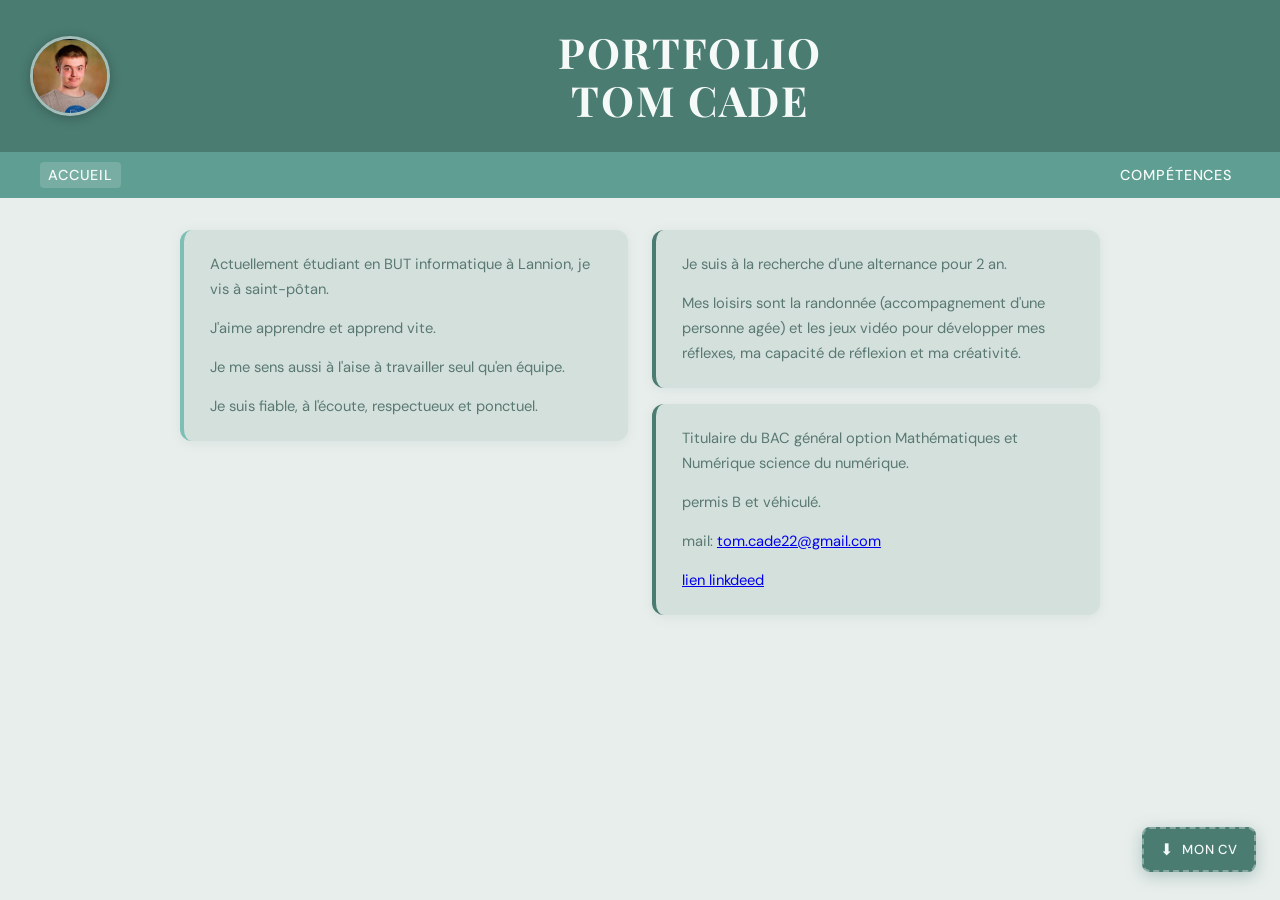
<file: index.html>
<!DOCTYPE html>
<html lang="fr">
<head>
  <meta charset="UTF-8" />
  <meta name="viewport" content="width=device-width, initial-scale=1.0"/>
  <title>Portfolio Tom Cade – Accueil</title>
  <link href="https://fonts.googleapis.com/css2?family=Playfair+Display:wght@700&family=DM+Sans:wght@300;400;500&display=swap" rel="stylesheet"/>
  <link rel="stylesheet" href="style.css"/>
</head>
<body class="page-accueil">

  <header>
    <div class="header-photo">
      <img src="tete.png" alt="Photo Tom Cade" class="photo-real"/>
    </div>
    <div class="header-title">
      <h1>PORTFOLIO<br>TOM CADE</h1>
    </div>
  </header>

  <nav>
    <a href="index.html" class="active">accueil</a>
    <a href="competences.html">compétences</a>
  </nav>

  <main>
    <div class="col-left">
      <div class="card">
        <p>Actuellement étudiant en BUT informatique à Lannion, je vis à saint-pôtan.</p>
        <p>J'aime apprendre et apprend vite.</p>
        <p>Je me sens aussi à l'aise à travailler seul qu'en équipe.</p>
        <p>Je suis fiable, à l'écoute, respectueux et ponctuel.</p>
      </div>
    </div>
    <div class="col-right">
      <div class="card">
        <p>Je suis à la recherche d'une alternance pour 2 an.</p>
        <p>Mes loisirs sont la randonnée (accompagnement d'une personne agée) et les jeux vidéo pour développer mes réflexes, ma capacité de réflexion et ma créativité.</p>
      </div>
      <div class="card">
        <p>Titulaire du BAC général option Mathématiques et Numérique science du numérique.</p>
        <p>permis B et véhiculé.</p>
        <p>mail: <a href = "mailo: tom.cade22@gmail.com">tom.cade22@gmail.com</a></p>
        <p><a href="www.linkedin.com/in/tom-cade-b745313ba">lien linkdeed</a>  </p>
      </div>
    </div>
  </main>



  <!-- ★ Remplace "CV_Tom_Cade.pdf" par le vrai nom de ton fichier CV -->
  <div class="cv-download">
    <a href="fichier_télécharger/cv_tom_cade.pdf" download title="CV TOM CADE">
      <span class="cv-icon">⬇</span> Mon CV
    </a>
  </div>

</body>
</html>
</file>
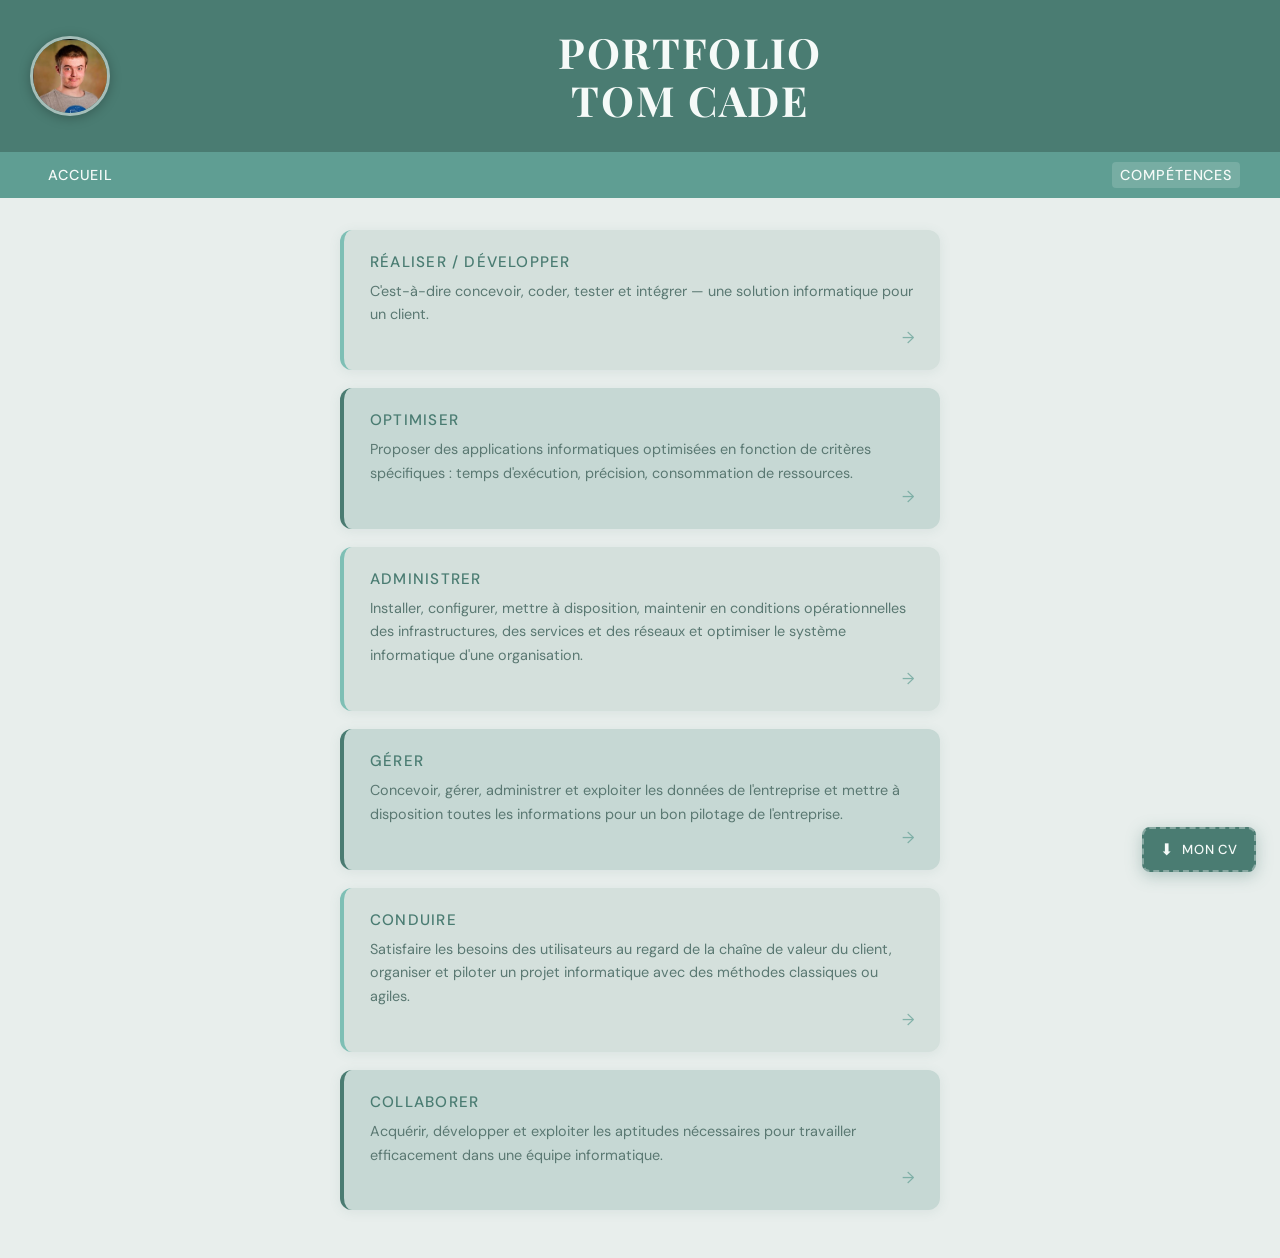
<file: competences.html>
<!DOCTYPE html>
<html lang="fr">
<head>
  <meta charset="UTF-8" />
  <meta name="viewport" content="width=device-width, initial-scale=1.0"/>
  <title>Portfolio Tom Cade – Compétences</title>
  <link href="https://fonts.googleapis.com/css2?family=Playfair+Display:wght@700&family=DM+Sans:wght@300;400;500&display=swap" rel="stylesheet"/>
  <link rel="stylesheet" href="style.css"/>
</head>
<body class="page-competences">

  <header>
    <div class="header-photo">
      <img src="tete.png" alt="Photo Tom Cade" class="photo-real"/>
    </div>
    <div class="header-title">
      <h1>PORTFOLIO<br>TOM CADE</h1>
    </div>
  </header>

  <nav>
    <a href="index.html">accueil</a>
    <a href="competences.html" class="active">compétences</a>
  </nav>

  <main>
    <a href="detail_competence_réaliser.html" class="card comp-card comp-link">
      <h2>Réaliser / Développer</h2>
      <p>C'est-à-dire concevoir, coder, tester et intégrer — une solution informatique pour un client.</p>
    </a>
    <a href="detail_competence_optimise.html" class="card comp-card comp-link">
      <h2>Optimiser</h2>
      <p>Proposer des applications informatiques optimisées en fonction de critères spécifiques : temps d'exécution, précision, consommation de ressources.</p>
    </a>
    <a href="detail_competence_administre.html" class="card comp-card comp-link">
      <h2>Administrer</h2>
      <p>Installer, configurer, mettre à disposition, maintenir en conditions opérationnelles des infrastructures, des services et des réseaux et optimiser le système informatique d'une organisation.</p>
    </a>
    <a href="detail_competence_gerer.html" class="card comp-card comp-link">
      <h2>Gérer</h2>
      <p>Concevoir, gérer, administrer et exploiter les données de l'entreprise et mettre à disposition toutes les informations pour un bon pilotage de l'entreprise.</p>
    </a>
    <a href="detail_competence_conduire.html" class="card comp-card comp-link">
      <h2>Conduire</h2>
      <p>Satisfaire les besoins des utilisateurs au regard de la chaîne de valeur du client, organiser et piloter un projet informatique avec des méthodes classiques ou agiles.</p>
    </a>
    <a href="detail_competence_collaborer.html" class="card comp-card comp-link">
      <h2>Collaborer</h2>
      <p>Acquérir, développer et exploiter les aptitudes nécessaires pour travailler efficacement dans une équipe informatique.</p>
    </a>
  </main>

  <div class="cv-download">
    <a href="fichier_télécharger/cv_tom_cade.pdf" download title="CV TOM CADE">
      <span class="cv-icon">⬇</span> Mon CV
    </a>
  </div>

  

</body>
</html>
</file>
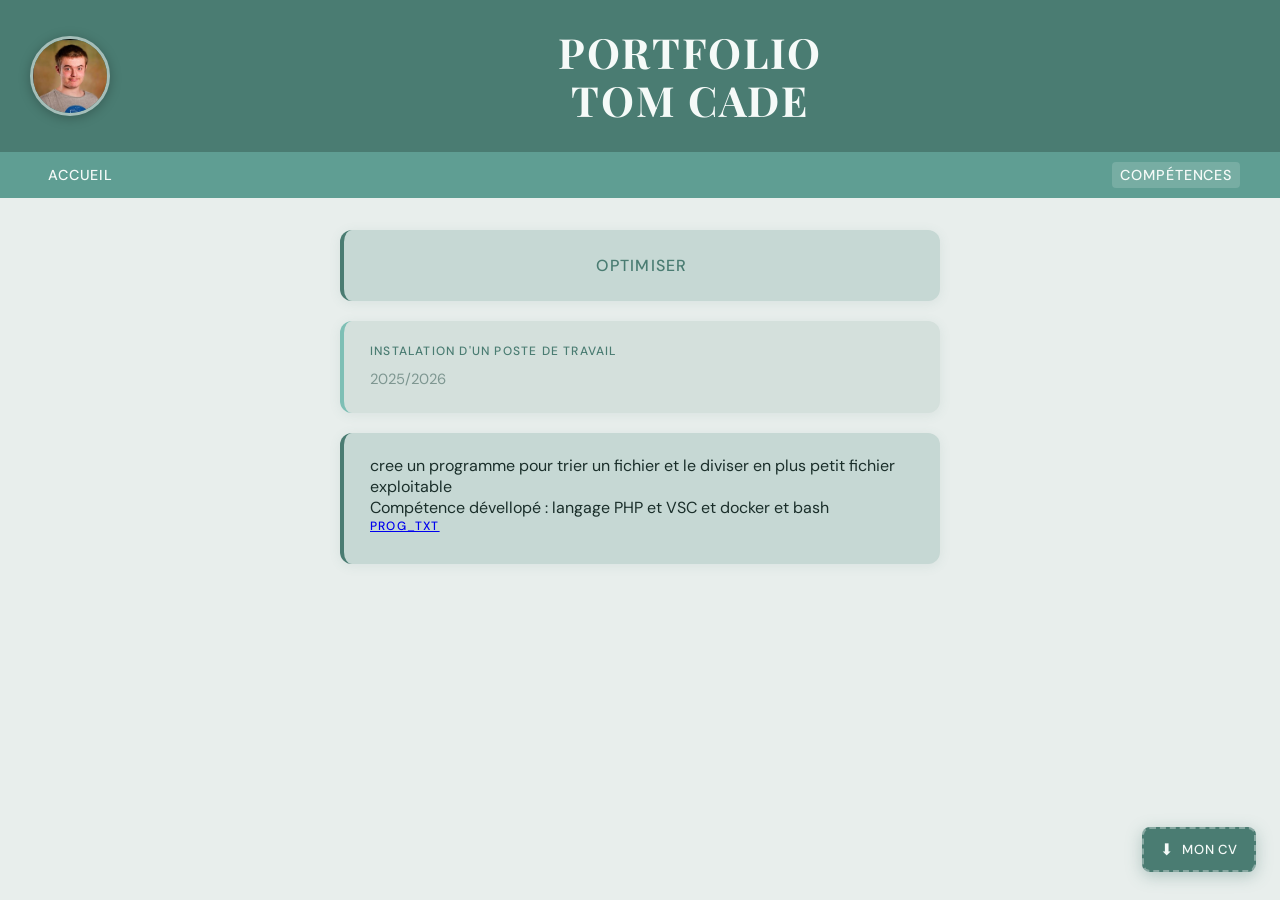
<file: detail_competence_administre.html>
<!DOCTYPE html>
<html lang="fr">
<head>
  <meta charset="UTF-8" />
  <meta name="viewport" content="width=device-width, initial-scale=1.0"/>
  <title>Portfolio Tom Cade – Détail compétence</title>
  <link href="https://fonts.googleapis.com/css2?family=Playfair+Display:wght@700&family=DM+Sans:wght@300;400;500&display=swap" rel="stylesheet"/>
  <link rel="stylesheet" href="style.css"/>
</head>
<body class="page-detail">

  <header>
    <div class="header-photo">
      <img src="tete.png" alt="Photo Tom Cade" class="photo-real"/>
    </div>
    <div class="header-title">
      <h1>PORTFOLIO<br>TOM CADE</h1>
    </div>
  </header>

  <nav>
    <a href="index.html">accueil</a>
    <a href="competences.html" class="active">compétences</a>
  </nav>

  <main>
    <div class="card card-title">
      <p>OPtimiser</p>
    </div>
    <div class="card card-project-header">
      <div class="card-label">instalation d'un poste de travail</div>
      <input type="text" placeholder="2025/2026 " />
    </div>
    <div class="card card-project-body">
      <div>cree un programme pour trier un fichier et le diviser en plus petit fichier exploitable </div>
      <div>Compétence dévellopé : langage PHP et VSC et docker et bash</div>
      <div class="card-label" ><a href="fichier_télécharger/prog_txt.txt" download>prog_txt</a></div>
    </div>
  </main>
<div class="cv-download">
    <a href="fichier_télécharger/cv_tom_cade.pdf" download title="CV TOM CADE">
      <span class="cv-icon">⬇</span> Mon CV
    </a>
  </div>

</body>
</html>
</file>
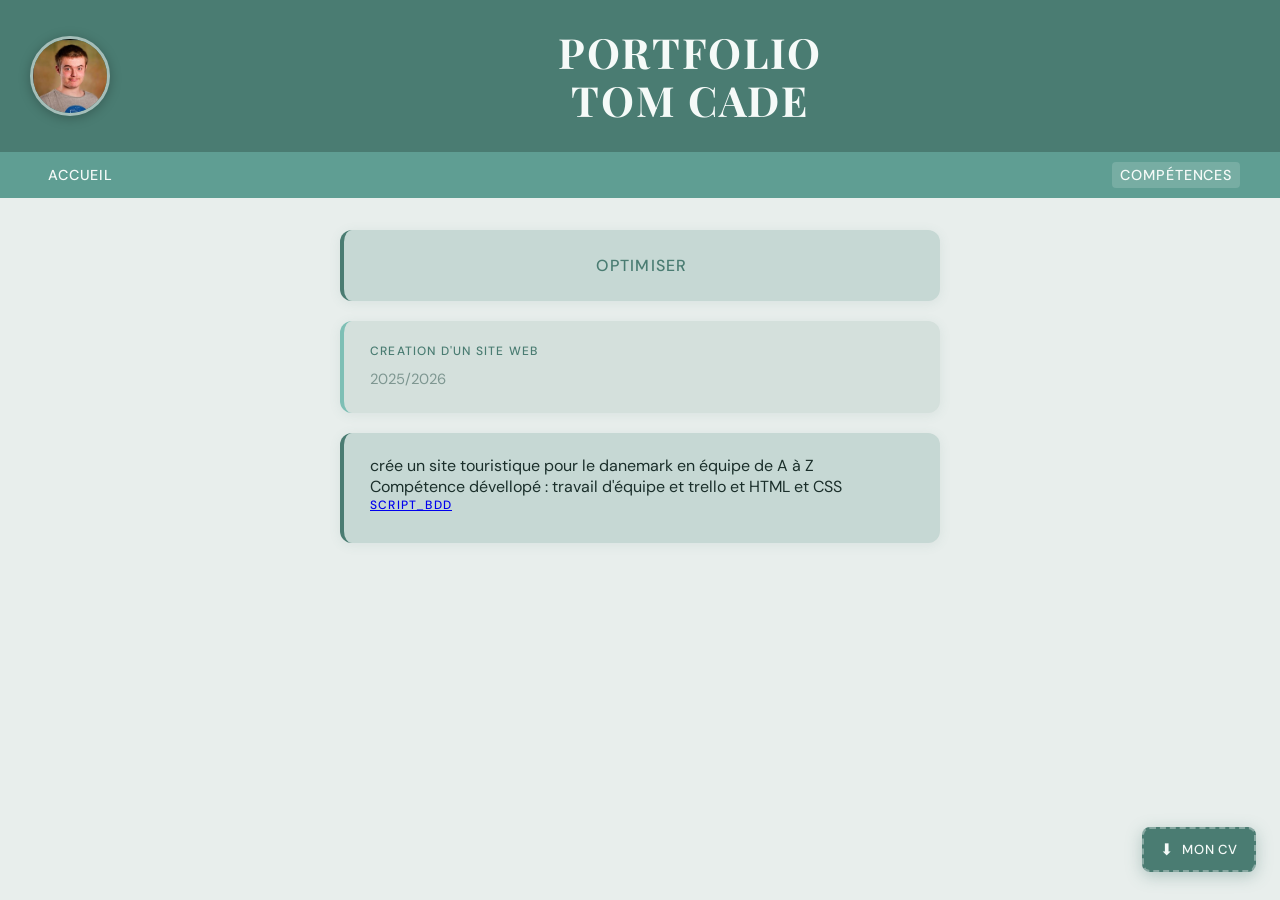
<file: detail_competence_collaborer.html>
<!DOCTYPE html>
<html lang="fr">
<head>
  <meta charset="UTF-8" />
  <meta name="viewport" content="width=device-width, initial-scale=1.0"/>
  <title>Portfolio Tom Cade – Détail compétence</title>
  <link href="https://fonts.googleapis.com/css2?family=Playfair+Display:wght@700&family=DM+Sans:wght@300;400;500&display=swap" rel="stylesheet"/>
  <link rel="stylesheet" href="style.css"/>
</head>
<body class="page-detail">

  <header>
    <div class="header-photo">
      <img src="tete.png" alt="Photo Tom Cade" class="photo-real"/>
    </div>
    <div class="header-title">
      <h1>PORTFOLIO<br>TOM CADE</h1>
    </div>
  </header>

  <nav>
    <a href="index.html">accueil</a>
    <a href="competences.html" class="active">compétences</a>
  </nav>

  <main>
    <div class="card card-title">
      <p>OPtimiser</p>
    </div>
    <div class="card card-project-header">
      <div class="card-label">Creation d'un site web</div>
      <input type="text" placeholder="2025/2026 " />
    </div>
    <div class="card card-project-body">
      <div>crée un site touristique pour le danemark en équipe de A à Z</div>
      <div>Compétence dévellopé : travail d'équipe et trello et HTML et CSS</div>
      <div class="card-label" ><a href="fichier_télécharger/site.zip" download>script_bdd</a></div>
    </div>
  </main>
<div class="cv-download">
    <a href="fichier_télécharger/cv_tom_cade.pdf" download title="CV TOM CADE">
      <span class="cv-icon">⬇</span> Mon CV
    </a>
  </div>

</body>
</html>
</file>
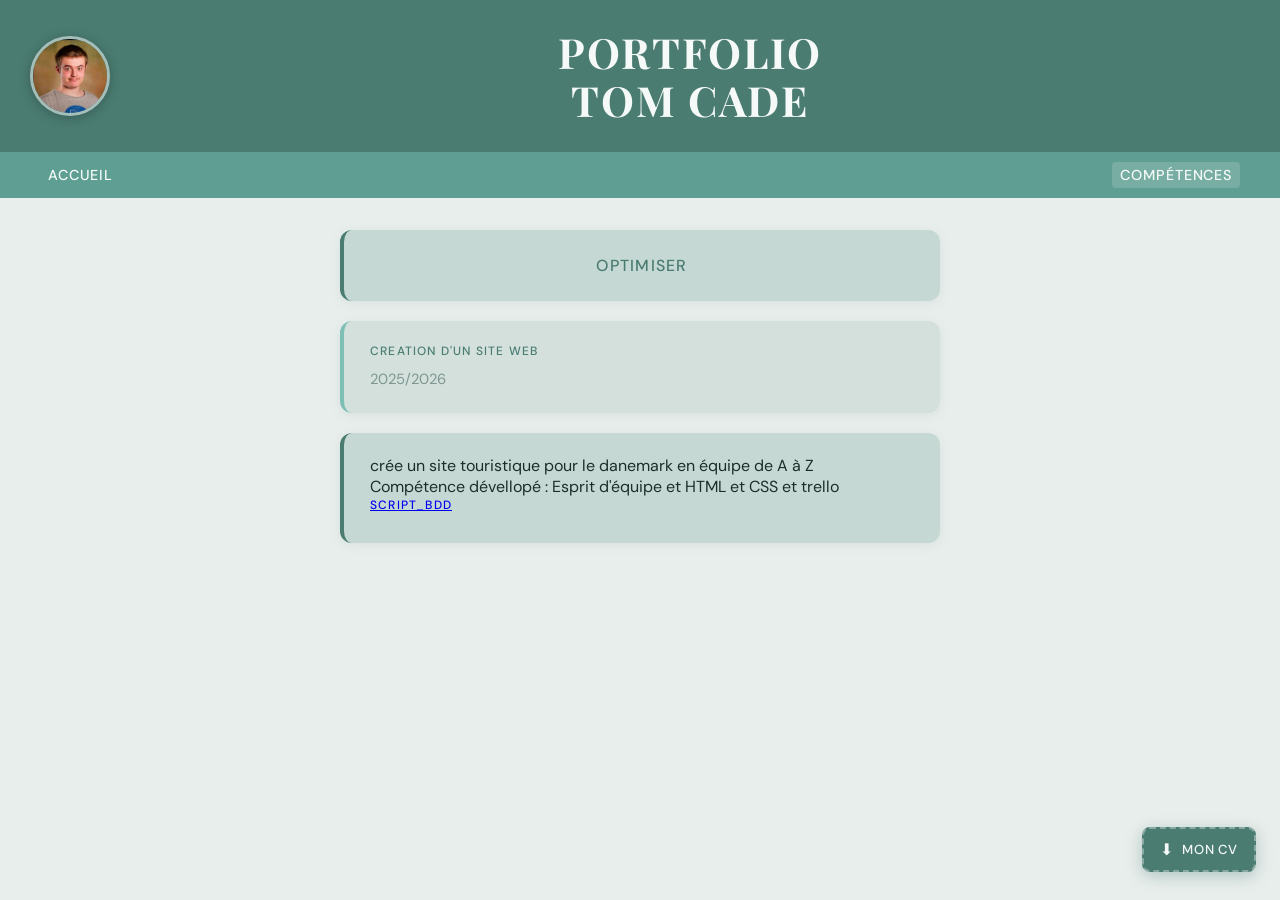
<file: detail_competence_conduire.html>
<!DOCTYPE html>
<html lang="fr">
<head>
  <meta charset="UTF-8" />
  <meta name="viewport" content="width=device-width, initial-scale=1.0"/>
  <title>Portfolio Tom Cade – Détail compétence</title>
  <link href="https://fonts.googleapis.com/css2?family=Playfair+Display:wght@700&family=DM+Sans:wght@300;400;500&display=swap" rel="stylesheet"/>
  <link rel="stylesheet" href="style.css"/>
</head>
<body class="page-detail">

  <header>
    <div class="header-photo">
      <img src="tete.png" alt="Photo Tom Cade" class="photo-real"/>
    </div>
    <div class="header-title">
      <h1>PORTFOLIO<br>TOM CADE</h1>
    </div>
  </header>

  <nav>
    <a href="index.html">accueil</a>
    <a href="competences.html" class="active">compétences</a>
  </nav>

  <main>
    <div class="card card-title">
      <p>OPtimiser</p>
    </div>
    <div class="card card-project-header">
      <div class="card-label">Creation d'un site web</div>
      <input type="text" placeholder="2025/2026 " />
    </div>
    <div class="card card-project-body">
      <div>crée un site touristique pour le danemark en équipe de A à Z</div>
      <div>Compétence dévellopé : Esprit d'équipe et HTML et CSS et trello</div>
      <div class="card-label" ><a href="fichier_télécharger/site.zip" download>script_bdd</a></div>
    </div>
  </main>
<div class="cv-download">
    <a href="fichier_télécharger/cv_tom_cade.pdf" download title="CV TOM CADE">
      <span class="cv-icon">⬇</span> Mon CV
    </a>
  </div>

</body>
</html>
</file>
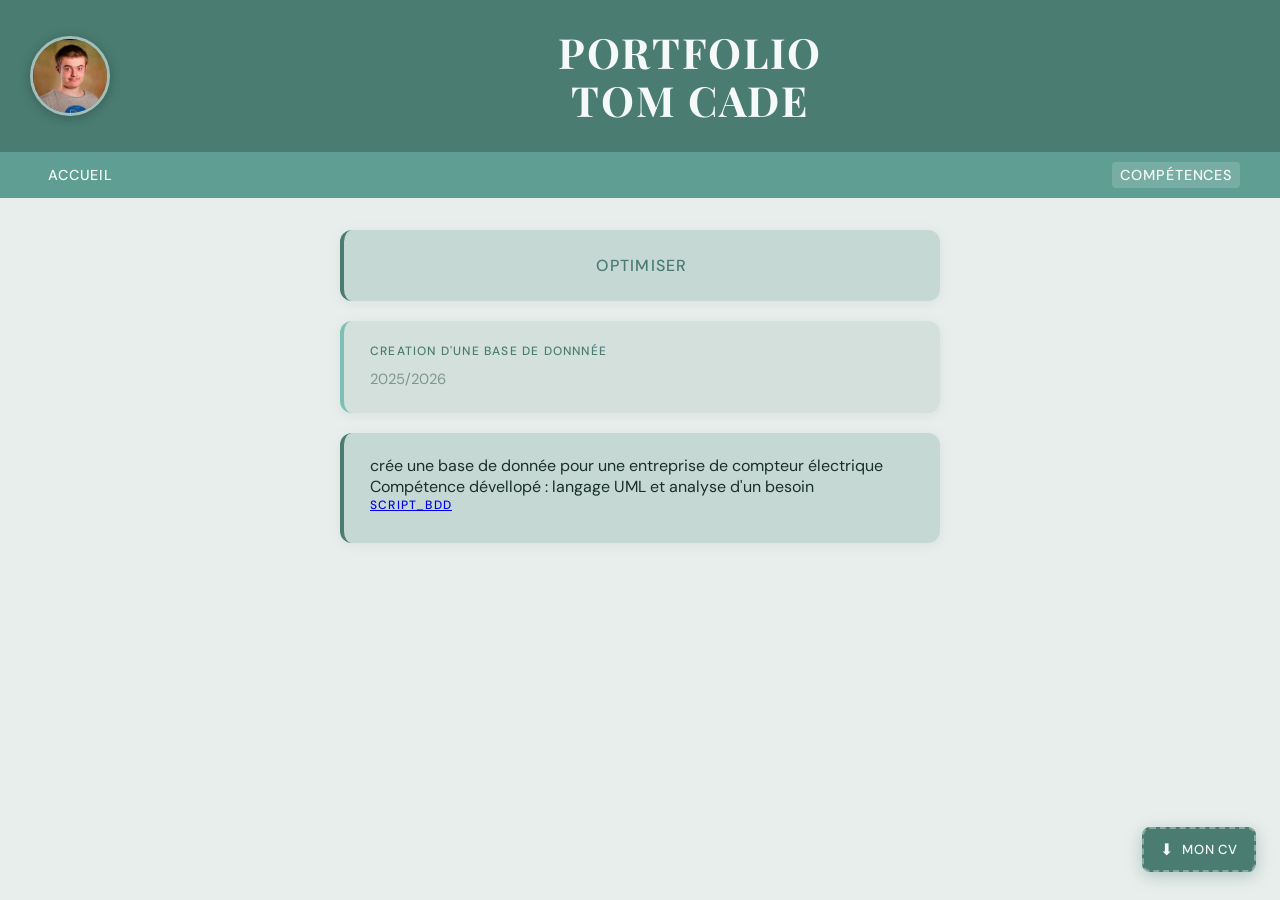
<file: detail_competence_gerer.html>
<!DOCTYPE html>
<html lang="fr">
<head>
  <meta charset="UTF-8" />
  <meta name="viewport" content="width=device-width, initial-scale=1.0"/>
  <title>Portfolio Tom Cade – Détail compétence</title>
  <link href="https://fonts.googleapis.com/css2?family=Playfair+Display:wght@700&family=DM+Sans:wght@300;400;500&display=swap" rel="stylesheet"/>
  <link rel="stylesheet" href="style.css"/>
</head>
<body class="page-detail">

  <header>
    <div class="header-photo">
      <img src="tete.png" alt="Photo Tom Cade" class="photo-real"/>
    </div>
    <div class="header-title">
      <h1>PORTFOLIO<br>TOM CADE</h1>
    </div>
  </header>

  <nav>
    <a href="index.html">accueil</a>
    <a href="competences.html" class="active">compétences</a>
  </nav>

  <main>
    <div class="card card-title">
      <p>OPtimiser</p>
    </div>
    <div class="card card-project-header">
      <div class="card-label">Creation d'une base de donnnée</div>
      <input type="text" placeholder="2025/2026 " />
    </div>
    <div class="card card-project-body">
      <div>crée une base de donnée pour une entreprise de compteur électrique</div>
      <div>Compétence dévellopé : langage UML et analyse d'un besoin</div>
      <div class="card-label" ><a href="fichier_télécharger/script_sae.txt" download>script_bdd</a></div>
    </div>
  </main>
<div class="cv-download">
    <a href="fichier_télécharger/cv_tom_cade.pdf" download title="CV TOM CADE">
      <span class="cv-icon">⬇</span> Mon CV
    </a>
  </div>

</body>
</html>
</file>
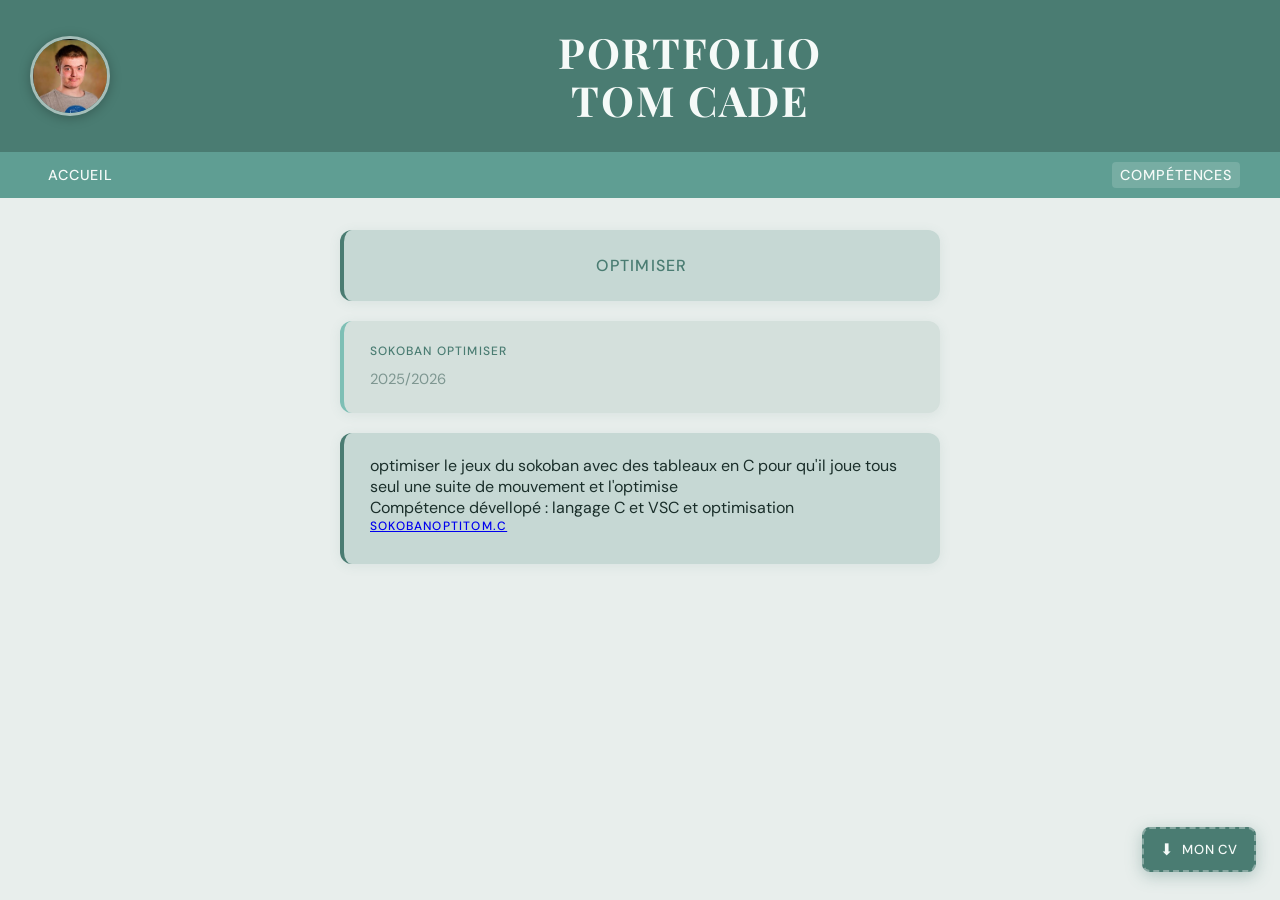
<file: detail_competence_optimise.html>
<!DOCTYPE html>
<html lang="fr">
<head>
  <meta charset="UTF-8" />
  <meta name="viewport" content="width=device-width, initial-scale=1.0"/>
  <title>Portfolio Tom Cade – Détail compétence</title>
  <link href="https://fonts.googleapis.com/css2?family=Playfair+Display:wght@700&family=DM+Sans:wght@300;400;500&display=swap" rel="stylesheet"/>
  <link rel="stylesheet" href="style.css"/>
</head>
<body class="page-detail">

  <header>
    <div class="header-photo">
      <img src="tete.png" alt="Photo Tom Cade" class="photo-real"/>
    </div>
    <div class="header-title">
      <h1>PORTFOLIO<br>TOM CADE</h1>
    </div>
  </header>

  <nav>
    <a href="index.html">accueil</a>
    <a href="competences.html" class="active">compétences</a>
  </nav>

  <main>
    <div class="card card-title">
      <p>OPtimiser</p>
    </div>
    <div class="card card-project-header">
      <div class="card-label">Sokoban Optimiser</div>
      <input type="text" placeholder="2025/2026 " />
    </div>
    <div class="card card-project-body">
      <div>optimiser le jeux du sokoban avec des tableaux en C pour qu'il joue tous seul une suite de mouvement et l'optimise </div>
      <div>Compétence dévellopé : langage C et VSC et optimisation</div>
      <div class="card-label" ><a href="fichier_télécharger/sokobanoptitom.c" download>sokobanOptiTom.c</a></div>
    </div>
  </main>
<div class="cv-download">
    <a href="fichier_télécharger/cv_tom_cade.pdf" download title="CV TOM CADE">
      <span class="cv-icon">⬇</span> Mon CV
    </a>
  </div>

</body>
</html>
</file>
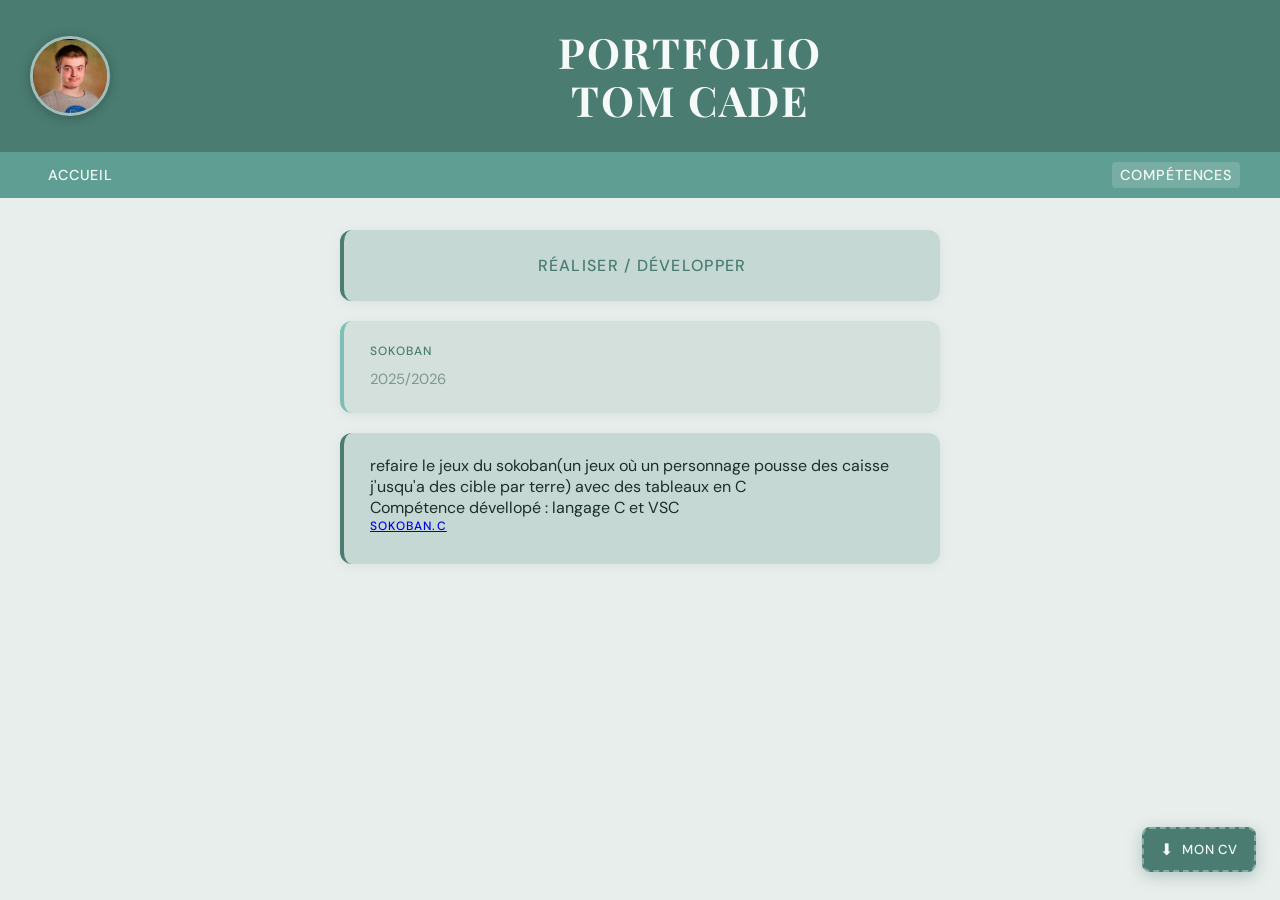
<file: detail_competence_réaliser.html>
<!DOCTYPE html>
<html lang="fr">
<head>
  <meta charset="UTF-8" />
  <meta name="viewport" content="width=device-width, initial-scale=1.0"/>
  <title>Portfolio Tom Cade – Détail compétence</title>
  <link href="https://fonts.googleapis.com/css2?family=Playfair+Display:wght@700&family=DM+Sans:wght@300;400;500&display=swap" rel="stylesheet"/>
  <link rel="stylesheet" href="style.css"/>
</head>
<body class="page-detail">

  <header>
    <div class="header-photo">
      <img src="tete.png" alt="Photo Tom Cade" class="photo-real"/>
    </div>
    <div class="header-title">
      <h1>PORTFOLIO<br>TOM CADE</h1>
    </div>
  </header>

  <nav>
    <a href="index.html">accueil</a>
    <a href="competences.html" class="active">compétences</a>
  </nav>

  <main>
    <div class="card card-title">
      <p>Réaliser / Développer</p>
    </div>
    <div class="card card-project-header">
      <div class="card-label">Sokoban</div>
      <input type="text" placeholder="2025/2026 " />
    </div>
    <div class="card card-project-body">
      <div>refaire le jeux du sokoban(un jeux où un personnage pousse des caisse j'usqu'a des cible par terre) avec des tableaux en C </div>
      <div>Compétence dévellopé : langage C et VSC</div>
      <div class="card-label" ><a href="fichier_télécharger/sokoban.c" download>sokoban.c</a></div>
    </div>
  </main>





  <!-- ★ Remplace "CV_Tom_Cade.pdf" par le vrai nom de ton fichier CV -->
  <div class="cv-download">
    <a href="fichier_télécharger/sokoban.c" download title="CV TOM CADE">
      <span class="cv-icon">⬇</span> Mon CV
    </a>
  </div>


  
</body>
</html>
</file>
<file: style.css>
/* ── RESET ── */
*, *::before, *::after { box-sizing: border-box; margin: 0; padding: 0; }

/* ── VARIABLES ── */
:root {
  --teal-dark:  #4a7c72;
  --teal-mid:   #5f9e93;
  --teal-light: #7ebfb5;
  --bg:         #e8eeec;
  --card-bg:    #d4e0dc;
  --card-alt:   #c6d8d4;
  --text:       #1a2e2a;
  --muted:      #5a7872;
  --white:      #f5faf8;
}

/* ── BASE ── */
body {
  font-family: 'DM Sans', sans-serif;
  background: var(--bg);
  color: var(--text);
  min-height: 100vh;
}

/* ── HEADER ── */
header {
  background: var(--teal-dark);
  display: grid;
  grid-template-columns: 140px 1fr;
  align-items: center;
  padding: 28px 40px 28px 0;
  min-height: 120px;
}

.header-photo {
  display: flex;
  align-items: center;
  justify-content: center;
}

.photo-real {
  width: 80px;
  height: 80px;
  border-radius: 50%;
  object-fit: cover;
  object-position: center top;
  border: 3px solid rgba(255,255,255,0.5);
  box-shadow: 0 2px 12px rgba(0,0,0,0.25);
  display: block;
}

.header-title { text-align: center; }

header h1 {
  font-family: 'Playfair Display', serif;
  font-size: clamp(1.6rem, 4vw, 2.6rem);
  color: var(--white);
  letter-spacing: 0.04em;
  line-height: 1.15;
}

/* ── NAV ── */
nav {
  background: var(--teal-mid);
  display: flex;
  justify-content: space-between;
  align-items: center;
  padding: 0 40px;
  height: 46px;
}

nav a {
  color: var(--white);
  text-decoration: none;
  font-size: 0.9rem;
  font-weight: 500;
  letter-spacing: 0.06em;
  text-transform: uppercase;
  padding: 4px 8px;
  border-radius: 4px;
  transition: background 0.2s;
}

nav a:hover,
nav a.active { background: rgba(255,255,255,0.15); }

/* ── SCROLL INDICATOR (carré fixe qui suit la page) ── */
.scroll-indicator {
  position: fixed;
  right: 18px;
  top: 50%;
  transform: translateY(-50%);
  width: 10px;
  height: 10px;
  background: var(--teal-dark);
  border-radius: 2px;
  opacity: 0.7;
  transition: top 0.1s linear;
  z-index: 999;
}

/* ── CARD COMMUNE ── */
.card {
  background: var(--card-bg);
  border-radius: 12px;
  padding: 22px 26px;
  box-shadow: 0 2px 12px rgba(74,124,114,0.1);
  border-left: 4px solid var(--teal-light);
}

/* ══════════════════════════════
   PAGE ACCUEIL
══════════════════════════════ */
.page-accueil main {
  display: grid;
  grid-template-columns: 1fr 1fr;
  gap: 24px;
  padding: 32px 40px;
  max-width: 1000px;
  margin: 0 auto;
  align-items: start;
}

.col-left .card { border-left-color: var(--teal-light); }

.col-right {
  display: flex;
  flex-direction: column;
  gap: 16px;
}

.col-right .card { border-left-color: var(--teal-dark); }

.card p {
  font-size: 0.92rem;
  line-height: 1.7;
  color: var(--muted);
  margin-bottom: 14px;
}

.card p:last-child { margin-bottom: 0; }

.watermark {
  font-size: 0.7rem;
  color: rgba(90,120,114,0.4);
  text-transform: uppercase;
  letter-spacing: 0.1em;
  margin-bottom: 6px;
}

/* ══════════════════════════════
   PAGE COMPÉTENCES
══════════════════════════════ */
.page-competences main {
  max-width: 680px;
  margin: 0 auto;
  padding: 32px 40px 48px;
  display: flex;
  flex-direction: column;
  gap: 18px;
}

.comp-card {
  border-left: 4px solid var(--teal-light);
  transition: transform 0.18s, box-shadow 0.18s;
  cursor: default;
}

.comp-card:hover {
  transform: translateX(4px);
  box-shadow: 0 4px 20px rgba(74,124,114,0.2);
}

.comp-card:nth-child(even) {
  background: var(--card-alt);
  border-left-color: var(--teal-dark);
}

/* Cartes compétences cliquables */
a.comp-link {
  display: block;
  text-decoration: none;
  color: inherit;
  cursor: pointer;
}

a.comp-link:hover {
  transform: translateX(6px);
  box-shadow: 0 4px 20px rgba(74,124,114,0.25);
}

a.comp-link::after {
  content: '→';
  float: right;
  color: var(--teal-mid);
  font-size: 1rem;
  opacity: 0.7;
  transition: opacity 0.2s, transform 0.2s;
}

a.comp-link:hover::after {
  opacity: 1;
  transform: translateX(4px);
}

.comp-card h2 {
  font-size: 0.95rem;
  font-weight: 500;
  color: var(--teal-dark);
  text-transform: uppercase;
  letter-spacing: 0.08em;
  margin-bottom: 8px;
}

.comp-card p {
  font-size: 0.9rem;
  line-height: 1.65;
  color: var(--muted);
}

/* ══════════════════════════════
   PAGE DÉTAIL COMPÉTENCE
══════════════════════════════ */
.page-detail main {
  max-width: 680px;
  margin: 0 auto;
  padding: 32px 40px 48px;
  display: flex;
  flex-direction: column;
  gap: 20px;
}

.card-label {
  font-size: 0.75rem;
  font-weight: 500;
  text-transform: uppercase;
  letter-spacing: 0.1em;
  color: var(--teal-dark);
  margin-bottom: 8px;
}

.card-title {
  background: var(--card-alt);
  border-left-color: var(--teal-dark);
  text-align: center;
}

.card-title p {
  font-size: 1rem;
  font-weight: 500;
  color: var(--teal-dark);
  text-transform: uppercase;
  letter-spacing: 0.08em;
}

.card-project-header { background: var(--card-bg); }

.card-project-header input,
.card-project-body input {
  width: 100%;
  border: none;
  background: transparent;
  font-family: 'DM Sans', sans-serif;
  font-size: 0.92rem;
  color: var(--muted);
  outline: none;
  padding: 2px 0;
}

.card-project-header input::placeholder,
.card-project-body input::placeholder {
  color: var(--muted);
  opacity: 0.7;
}

.card-project-body {
  background: var(--card-alt);
  border-left-color: var(--teal-dark);
  min-height: 80px;
}

/* ── BOUTON CV TÉLÉCHARGEABLE ── */
.cv-download {
  position: fixed;
  bottom: 28px;
  right: 24px;
  z-index: 1000;
}

.cv-download a {
  display: flex;
  align-items: center;
  gap: 8px;
  background: var(--teal-dark);
  color: var(--white);
  text-decoration: none;
  font-size: 0.82rem;
  font-weight: 500;
  letter-spacing: 0.06em;
  text-transform: uppercase;
  padding: 10px 16px;
  border-radius: 8px;
  box-shadow: 0 4px 16px rgba(74,124,114,0.35);
  transition: background 0.2s, transform 0.2s, box-shadow 0.2s;
  border: 2px dashed rgba(255,255,255,0.35);
}

.cv-download a:hover {
  background: var(--teal-mid);
  transform: translateY(-2px);
  box-shadow: 0 6px 22px rgba(74,124,114,0.45);
}

.cv-download .cv-icon { font-size: 1rem; }

/* ── RESPONSIVE ── */
@media (max-width: 640px) {
  header {
    grid-template-columns: 100px 1fr;
    padding: 18px 20px 18px 0;
  }
  .page-accueil main {
    grid-template-columns: 1fr;
    padding: 20px;
  }
  .page-competences main,
  .page-detail main {
    padding: 20px;
  }
  nav { padding: 0 20px; }
}
</file>
